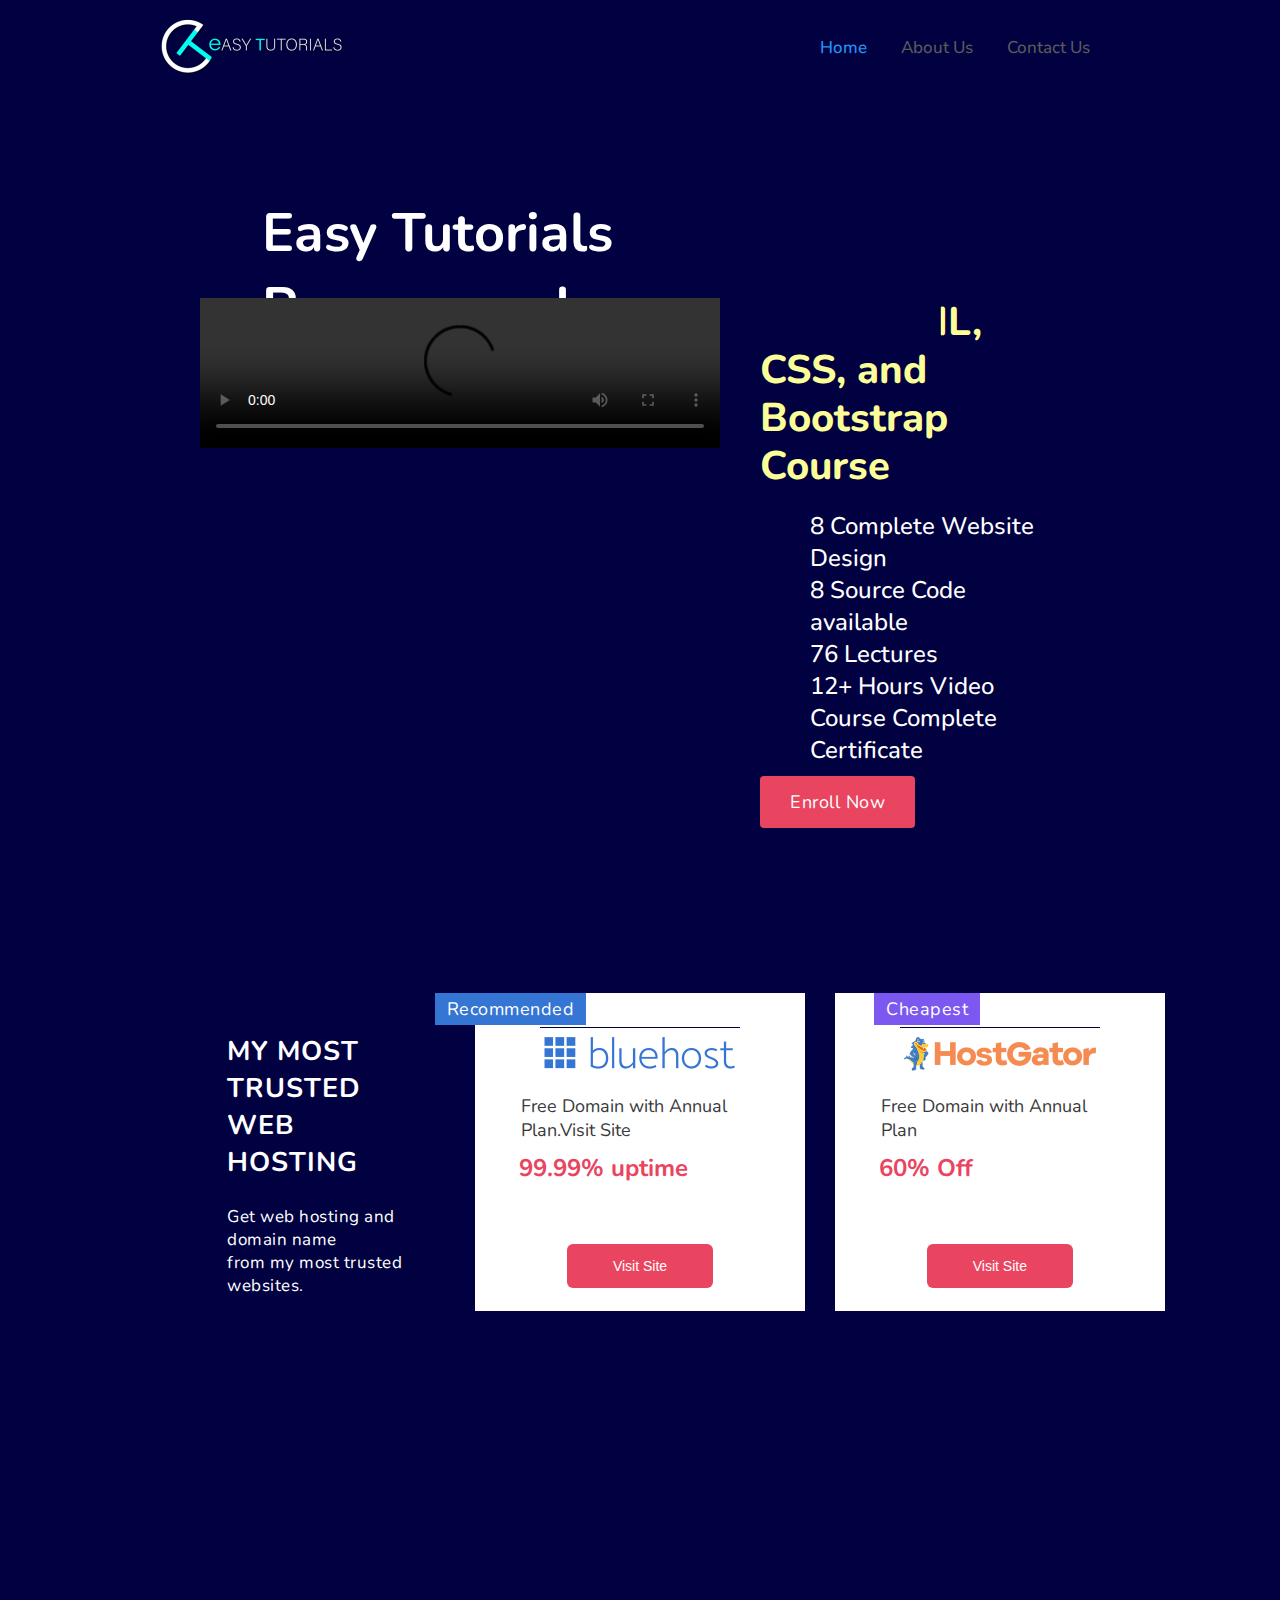
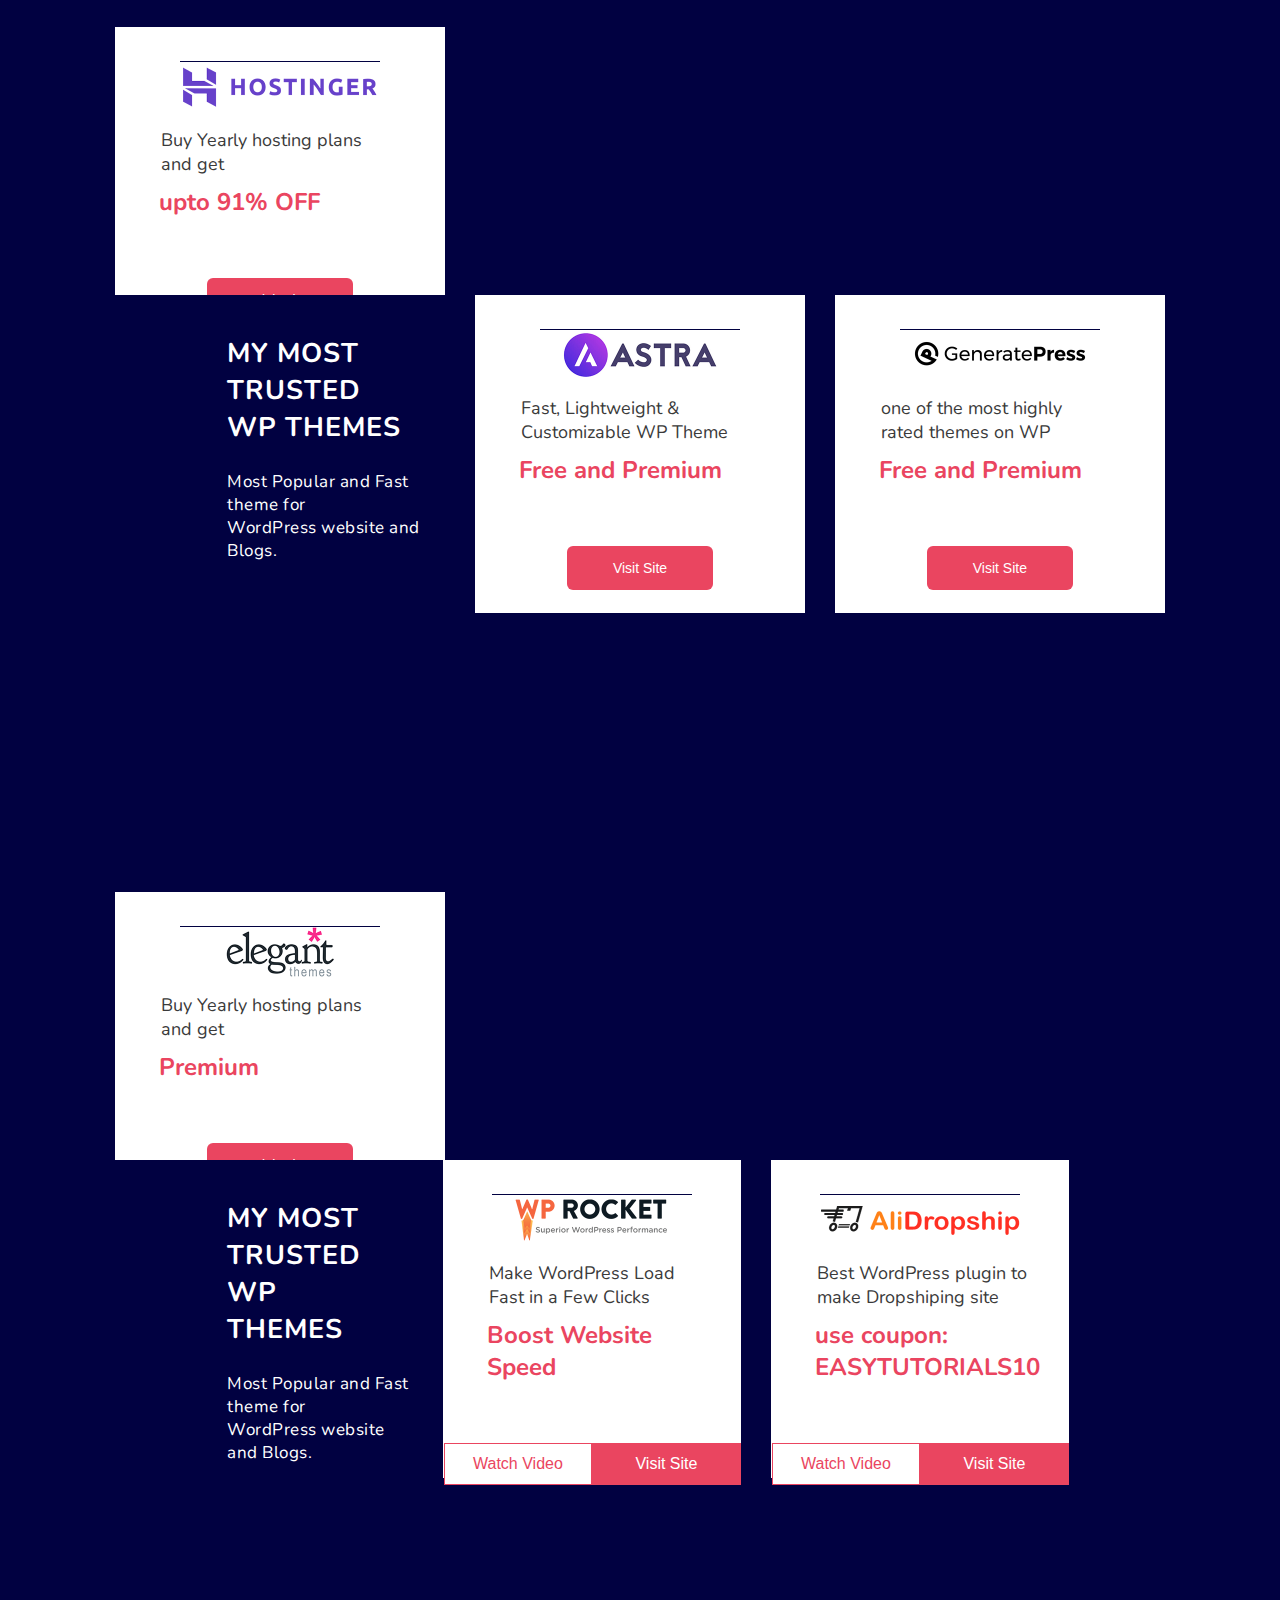
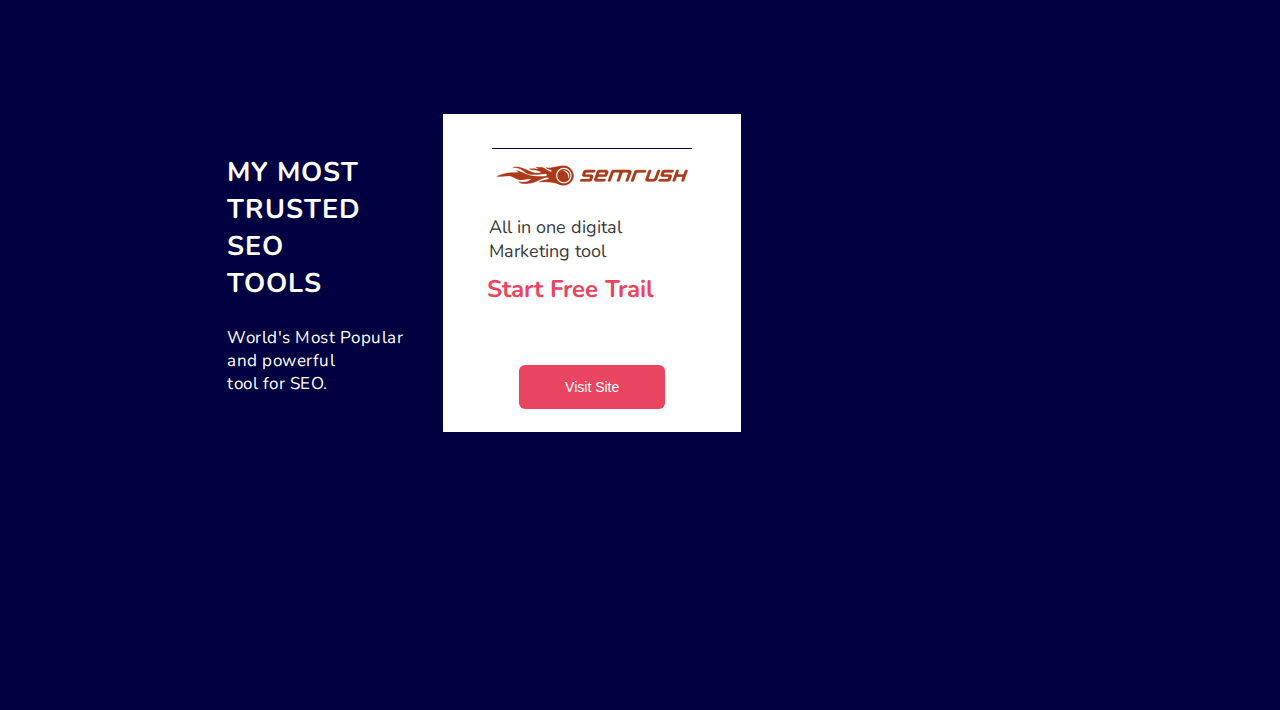
<file: easy_tutorial/index.html>
<html>
  <head>
    <title>Easy Tutorial</title>
    <link href="style.css" rel="stylesheet">
    <link rel="preconnect" href="https://fonts.googleapis.com">
<link rel="preconnect" href="https://fonts.gstatic.com" crossorigin>
<link href="https://fonts.googleapis.com/css2?family=Nunito:ital,wght@0,200..1000;1,200..1000&display=swap" rel="stylesheet">
  </head>
  <body>
  
    <nav>
      <label class="logo">
        <img src="easy-tutorials-185x62.png" class="easy-tutorial-logo">
      </label>
      <ul>
        <li><a class="home" href="#">Home</a></li>
        <li><a  href="#">About Us</a></li>
        <li><a href="#">Contact Us</a></li>
      </ul>
    </nav>

    

      
        <div class="heading">
          <h1>Easy Tutorials Recommends</h1>
        </div>
        <div class="main-content">
          <div class="video-class">
            <video src="https://easytutorialspro.com/wp-content/uploads/2020/05/html-css-course-intro.mp4" width="520px" controls></video>
          </div>
          
          <div class="video-names">
            <h1 class="sub-heading">Best HTML, CSS, and Bootstrap Course</h1>

            <h2>8 Complete Website Design</h2>
            <h2>8 Source Code available</h2>
            <h2>76 Lectures</h2>
            <h2>12+ Hours Video</h2>
            <h2>Course Complete Certificate</h2>
            <button class="enroll-button">Enroll Now</button>
          </div>
          </div>

          <div class="container">
            <div class="box-container">
              <div class="web-hosting">
                <h1>My Most Trusted <br>Web Hosting</h1>
                <p>Get web hosting and domain name <br>from my most trusted websites.</p>
              </div>
              <div class="box">
                <img src="bluehost.png">
                <p>Free Domain with Annual<br>Plan.Visit Site</p>
                <h2>99.99% uptime</h2>
                <button class="button">Visit Site</button>
              </div>
              <div class="box">
                <img src="hostgator.png">
                <p>Free Domain with Annual<br>Plan</p>
                <h2>60% Off</h2>
                <button class="button">Visit Site</button>
              </div>
              <div class="box">
                <img src="hostinger.png">
                <p>Buy Yearly hosting plans <br>and get</p>
                <h2>upto 91% OFF</h2>
                <button class="button">Visit Site</button>
              </div>
              <div class="recommend">
                Recommended
              </div>
              <div class="cheap">
                Cheapest
            </div>
      
             
      
            </div>
            
          </div>
      
            
          <div class="container">
            <div class="box-container">
              <div class="web-hosting">
                <h1>My Most Trusted <br>WP Themes</h1>
                <p>Most Popular and Fast theme for<br> WordPress website and Blogs.</p>
              </div>
              <div class="box">
                <img src="astra-wp-theme.png">
                <p>Fast, Lightweight & Customizable WP Theme</p>
                <h2>Free and Premium</h2>
                <button class="button">Visit Site</button>
              </div>
              <div class="box">
                <img src="generatepress-wp-theme.png">
                <p>one of the most highly <br>rated themes on WP</p>
                <h2>Free and Premium</h2>
                <button class="button">Visit Site</button>
              </div>
              <div class="box">
                <img src="elegant-themes-min.png">
                <p>Buy Yearly hosting plans <br>and get</p>
                <h2>Premium</h2>
                <button class="button">Visit Site</button>
              </div>
              </div>
            
          </div>
          
          <div class="container">
            <div class="box-container-second">
              <div class="web-hosting">
                <h1>My Most Trusted <br>WP Themes</h1>
                <p>Most Popular and Fast theme for<br> WordPress website and Blogs.</p>
              </div>
              <div class="box">
                <img src="wprocket.png">
                <p>Make WordPress Load<br> Fast in a Few Clicks</p>
                <h2>Boost Website<br> Speed</h2>
                <div class="buttons">
                  <button class="watch-button">Watch Video</button>
                  <button class="visit-button">Visit Site</button>
                </div>
              </div>
              <div class="box">
                <img src="alidropship.png">
                <p>Best WordPress plugin to make Dropshiping site</p>
                <h2>use coupon: EASYTUTORIALS10</h2>
                <div class="buttons">
                  <button class="watch-button">Watch Video</button>
                  <button class="visit-button">Visit Site</button>
                </div>
              </div>
              
              </div>
            
          </div>
      
          <div class="container">
            <div class="box-container-second">
              <div class="web-hosting">
                <h1>My Most Trusted <br>SEO Tools</h1>
                <p>World's Most Popular and powerful <br> tool for SEO.</p>
              </div>
              <div class="box">
                <img src="semrush.png">
                <p>All in one digital<br> Marketing tool</p>
                <h2>Start Free Trail</h2>
                <button class="button">Visit Site</button>
              </div>
              
              
              </div>
            
          </div> 
            
        
      

      


  </body>
</html>
</file>
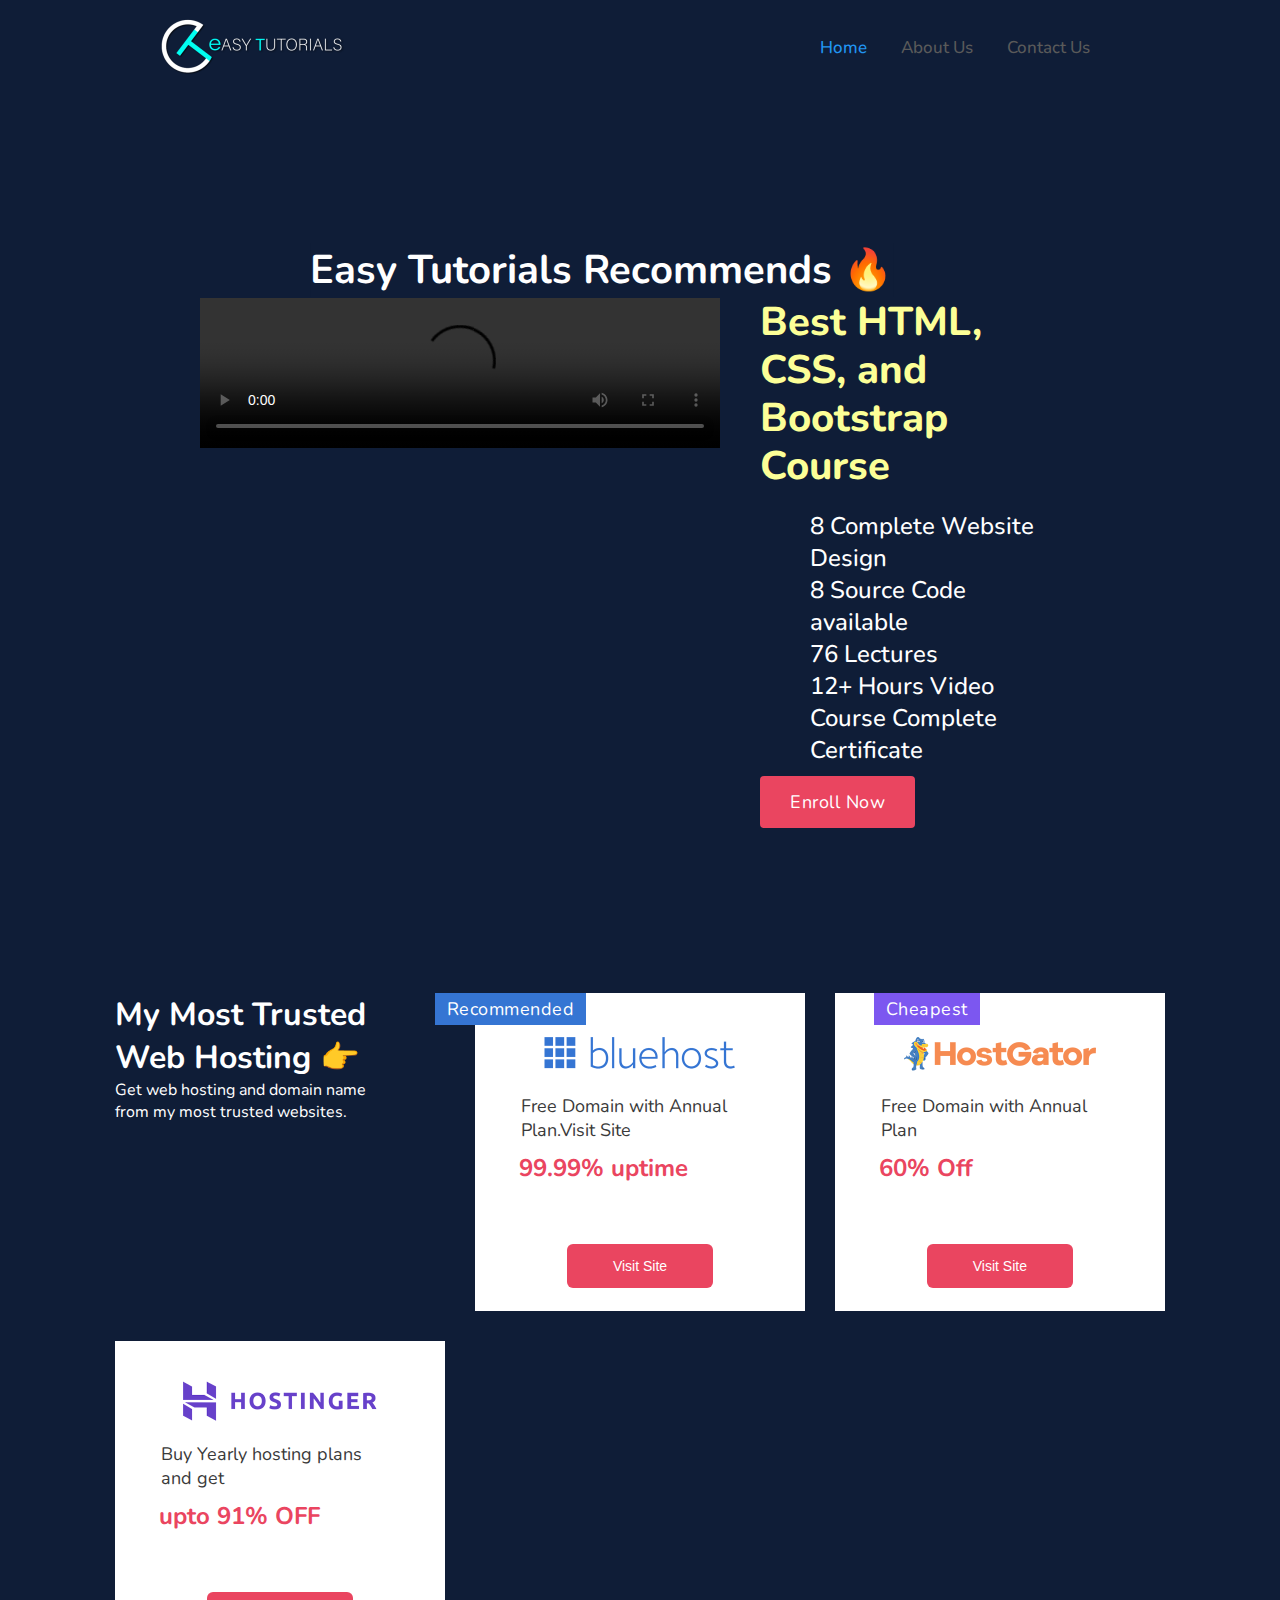
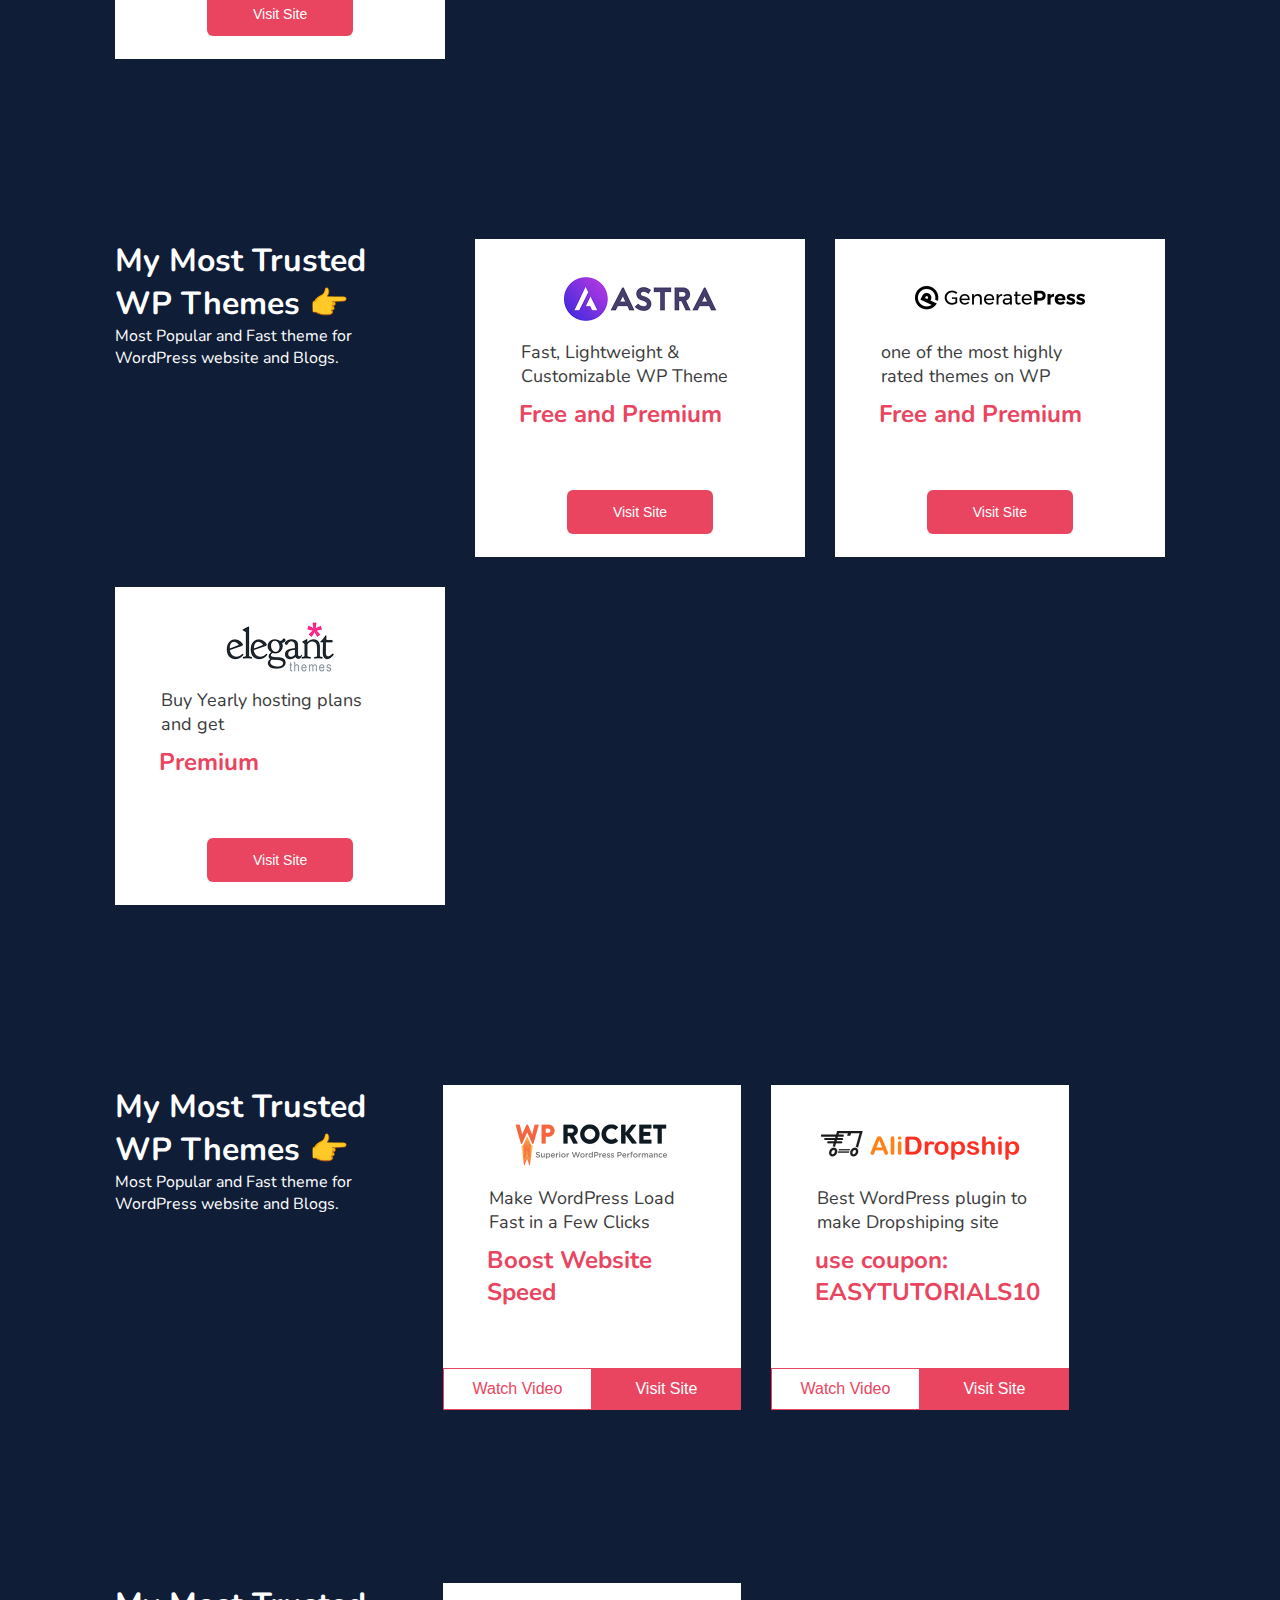
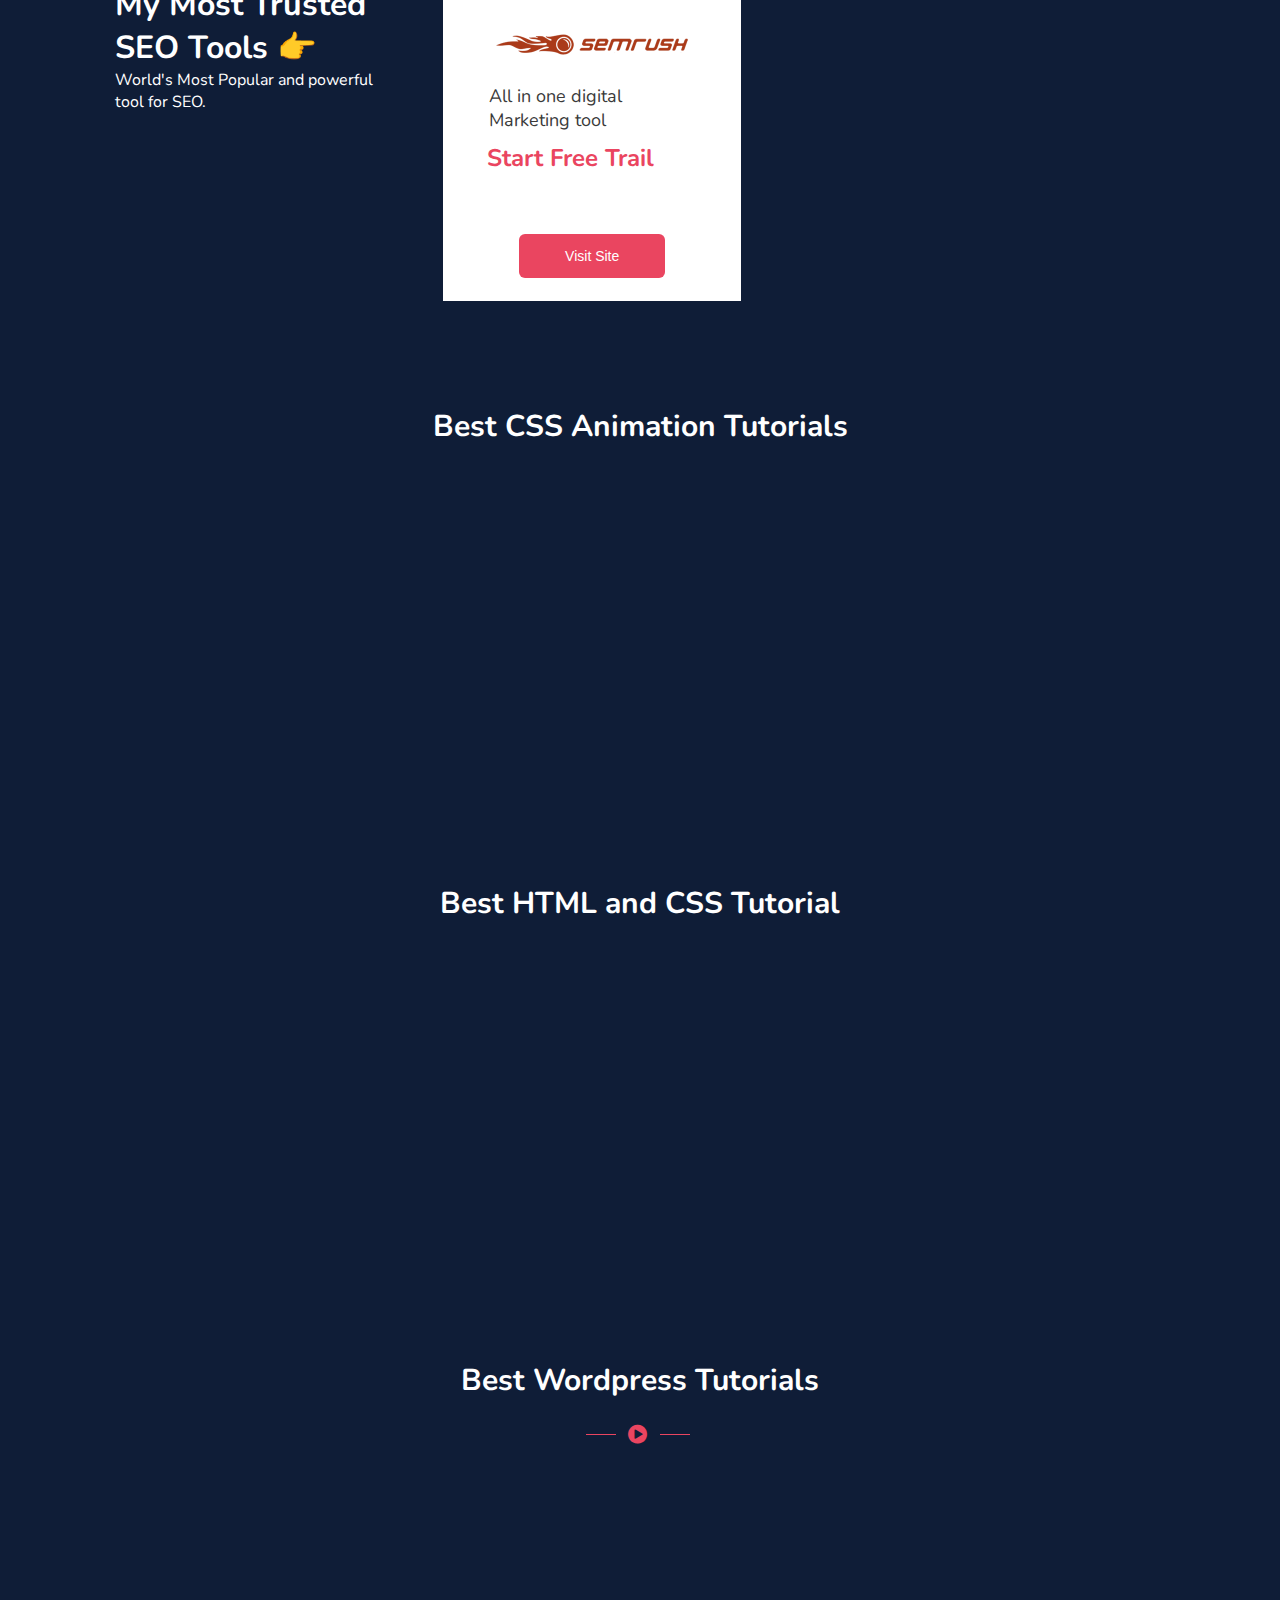
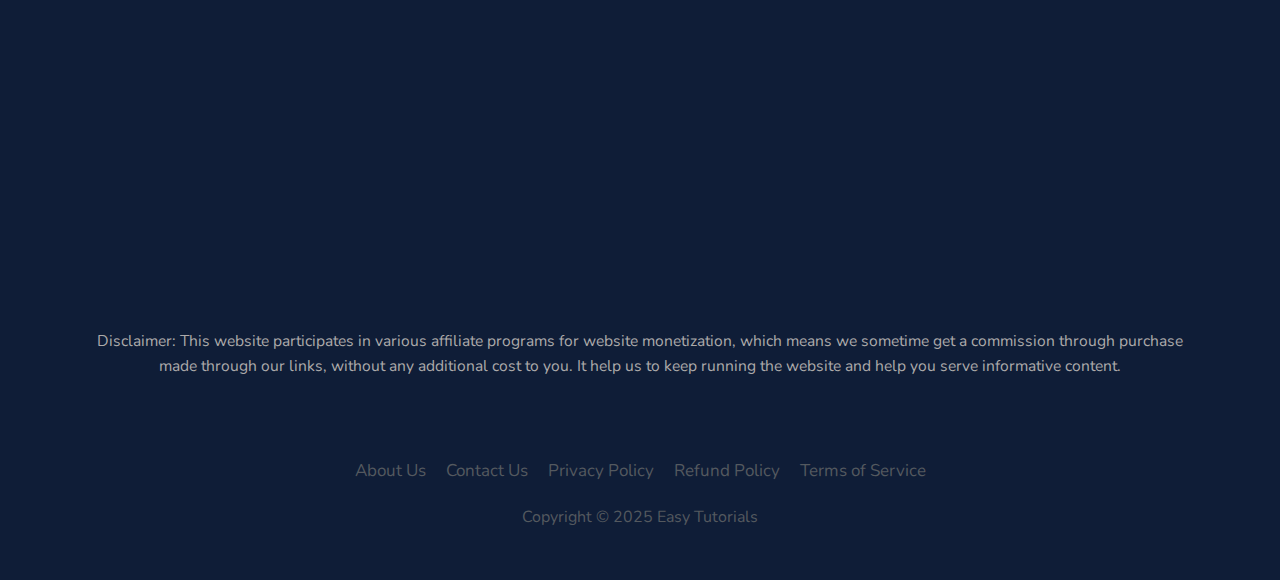
<file: easy_tutorial/demo.html>
<!DOCTYPE html>
<html>
  <head>
    <title>Demo</title>
    <link href="demo.css" rel="stylesheet">
    
    <meta name="viewport" content="width=device-width, initial-scale=1">
    <link rel="stylesheet" href="https://cdnjs.cloudflare.com/ajax/libs/font-awesome/4.7.0/css/font-awesome.min.css">
  
    
    <link rel="preconnect" href="https://fonts.googleapis.com">
   <link rel="preconnect" href="https://fonts.gstatic.com" crossorigin>
   <link href="https://fonts.googleapis.com/css2?family=Nunito:ital,wght@0,200..1000;1,200..1000&display=swap" rel="stylesheet">
   <link rel="shortcut icon" type="x-icon" href="easy tutorial_tab.png">
  </head>
  </head>
  <body>
    <nav>
      <label class="logo">
        <img src="easy-tutorials-185x62.png" class="easy-tutorial-logo">
      </label>
      <ul>
        <li><a class="home" href="#">Home</a></li>
        <li><a  href="#">About Us</a></li>
        <li><a href="#">Contact Us</a></li>
      </ul>
    </nav>
    
    <div class="heading">
      <h1>Easy Tutorials Recommends &#x1F525</h1>
    </div>
    <div class="main-content">
      <div class="video-class" >
        <video src="https://easytutorialspro.com/wp-content/uploads/2020/05/html-css-course-intro.mp4" width="520px" controls></video>
      </div>
      
      <div class="video-names">
        <h1 class="sub-heading">Best HTML, CSS, and Bootstrap Course</h1>

        <h2>8 Complete Website Design</h2>
        <h2>8 Source Code available</h2>
        <h2>76 Lectures</h2>
        <h2>12+ Hours Video</h2>
        <h2>Course Complete Certificate</h2>
        <button class="enroll-button">Enroll Now</button>
      </div>
      </div>


    

    <div class="container">
      <div class="box-container">
        <div class="web-hosting">
          <h1>My Most Trusted <br>Web Hosting &#128073</h1>
          <p>Get web hosting and domain name <br>from my most trusted websites.</p>
        </div>
        <div class="box">
          <img src="bluehost.png">
          <p>Free Domain with Annual<br>Plan.Visit Site</p>
          <h2>99.99% uptime</h2>
          <button class="button">Visit Site</button>
        </div>
        <div class="box">
          <img src="hostgator.png">
          <p>Free Domain with Annual<br>Plan</p>
          <h2>60% Off</h2>
          <button class="button">Visit Site</button>
        </div>
        <div class="box">
          <img src="hostinger.png">
          <p>Buy Yearly hosting plans <br>and get</p>
          <h2>upto 91% OFF</h2>
          <button class="button">Visit Site</button>
        </div>
        <div class="recommend">
          Recommended
        </div>
        <div class="cheap">
          Cheapest
      </div>

       

      </div>
      
    </div>




    <div class="container">
      <div class="box-container">
        <div class="web-hosting">
          <h1>My Most Trusted <br>WP Themes &#128073</h1>
          <p>Most Popular and Fast theme for<br> WordPress website and Blogs.</p>
        </div>
        <div class="box">
          <img src="astra-wp-theme.png">
          <p>Fast, Lightweight & Customizable WP Theme</p>
          <h2>Free and Premium</h2>
          <button class="button">Visit Site</button>
        </div>
        <div class="box">
          <img src="generatepress-wp-theme.png">
          <p>one of the most highly <br>rated themes on WP</p>
          <h2>Free and Premium</h2>
          <button class="button">Visit Site</button>
        </div>
        <div class="box">
          <img src="elegant-themes-min.png">
          <p>Buy Yearly hosting plans <br>and get</p>
          <h2>Premium</h2>
          <button class="button">Visit Site</button>
        </div>
        </div>
      
    </div>
    
    <div class="container">
      <div class="box-container-second">
        <div class="web-hosting">
          <h1>My Most Trusted <br>WP Themes &#128073</h1>
          <p>Most Popular and Fast theme for<br> WordPress website and Blogs.</p>
        </div>
        <div class="box">
          <img src="wprocket.png">
          <p>Make WordPress Load<br> Fast in a Few Clicks</p>
          <h2>Boost Website<br> Speed</h2>
          <div class="buttons">
            <button class="watch-button">Watch Video</button>
            <button class="visit-button">Visit Site</button>
          </div>
        </div>
        <div class="box">
          <img src="alidropship.png">
          <p>Best WordPress plugin to make Dropshiping site</p>
          <h2>use coupon: EASYTUTORIALS10</h2>
          <div class="buttons">
            <button class="watch-button">Watch Video</button>
            <button class="visit-button">Visit Site</button>
          </div>
        </div>
        
        </div>
      
    </div>

    <div class="container">
      <div class="box-container-second">
        <div class="web-hosting">
          <h1>My Most Trusted <br>SEO Tools &#128073</h1>
          <p>World's Most Popular and powerful <br> tool for SEO.</p>
        </div>
        <div class="box">
          <img src="semrush.png">
          <p>All in one digital<br> Marketing tool</p>
          <h2>Start Free Trail</h2>
          <button class="button">Visit Site</button>
        </div>
        
        
        </div>
      
    </div>

    <div class="animation-heading">
      Best CSS Animation Tutorials
      </div>
  

    <div class="youtube-container">
      <div class="youtube-container-box">
      <div class="youtube-video-first">
        <iframe width="532" height="298" src="https://www.youtube.com/embed/gW0dwO2JNmE?si=ZXTAkMxrHCWXFyWm" title="YouTube video player" frameborder="0" allow="accelerometer; autoplay; clipboard-write; encrypted-media; gyroscope; picture-in-picture; web-share" referrerpolicy="strict-origin-when-cross-origin" allowfullscreen></iframe>
      </div>
      <div class="youtube-video-second">
        <iframe width="532" height="298" src="https://www.youtube.com/embed/DE5Gqk0AVdA?si=Ay-avo7Enj62_MYL" 
        title="YouTube video player" frameborder="0" allow="accelerometer; autoplay; clipboard-write; encrypted-media; gyroscope; picture-in-picture; web-share" referrerpolicy="strict-origin-when-cross-origin" allowfullscreen></iframe>
      </div>
    </div>
    </div>
   
    <div class="animation-heading">
      Best HTML and CSS Tutorial
    </div> 
   
    <div class="youtube-container">
      <div class="youtube-container-box">
      <div class="youtube-video-first">
        <iframe width="532" height="298" src="https://www.youtube.com/embed/zmun7JzWGPE?si=lB-8EsDeklJY9Lus" title="YouTube video player" frameborder="0" allow="accelerometer; autoplay; clipboard-write; encrypted-media; gyroscope; picture-in-picture; web-share" referrerpolicy="strict-origin-when-cross-origin" allowfullscreen></iframe>
      </div>
      <div class="youtube-video-second">
        <iframe width="532" height="298" src="https://www.youtube.com/embed/v0IgI8vYD_o?si=xxkcQHGLwgaWoZmT" title="YouTube video player" frameborder="0" allow="accelerometer; autoplay; clipboard-write; encrypted-media; gyroscope; picture-in-picture; web-share" referrerpolicy="strict-origin-when-cross-origin" allowfullscreen></iframe>
      </div>
    </div>
    </div>



    <div class="animation-heading">
      Best Wordpress Tutorials
    </div>

   <div class="dividor">
    <i style="font-size:22px;color: #EA4560;  " class="fa">&#xf144;</i>
   </div>
    
   

    <div class="youtube-container">
      <div class="youtube-container-box">
      <div class="youtube-video-first">
        <iframe width="532" height="298" src="https://www.youtube.com/embed/wwSDxSjezag?si=JSDjdFqq2N6Sao3u" title="YouTube video player" frameborder="0" allow="accelerometer; autoplay; clipboard-write; encrypted-media; gyroscope; picture-in-picture; web-share" referrerpolicy="strict-origin-when-cross-origin" allowfullscreen></iframe>
      </div>
      <div class="youtube-video-second">
        <iframe width="532" height="298" src="https://www.youtube.com/embed/ol0hC0ErOh8?si=RzBifLpp7BH6zJCW" title="YouTube video player" frameborder="0" allow="accelerometer; autoplay; clipboard-write; encrypted-media; gyroscope; picture-in-picture; web-share" referrerpolicy="strict-origin-when-cross-origin" allowfullscreen></iframe>
      </div>
    </div>
    </div>
    
    <div class="Disclaimer">
      Disclaimer: This website participates in various affiliate programs for website monetization, which means we sometime get a commission through purchase<br> made through our links, without any additional cost to you. It help us to keep running the website and help you serve informative content.
    </div>

    <footer>
      <div class="footer-container">
        <div class="footer-nav">
          <ul>
            <li><a href="">About Us</a></li>
            <li><a href="">Contact Us</a></li>
            <li><a href="">Privacy Policy</a></li>
            <li><a href="">Refund Policy</a></li>
            <li><a href="">Terms of Service</a></li>
          </ul>
        </div>
        
      </div>
      <div class="footer-bottom">
        <p>Copyright © 2025 Easy Tutorials</p>

      </div>
    </footer>

  </body>
</html>
</file>
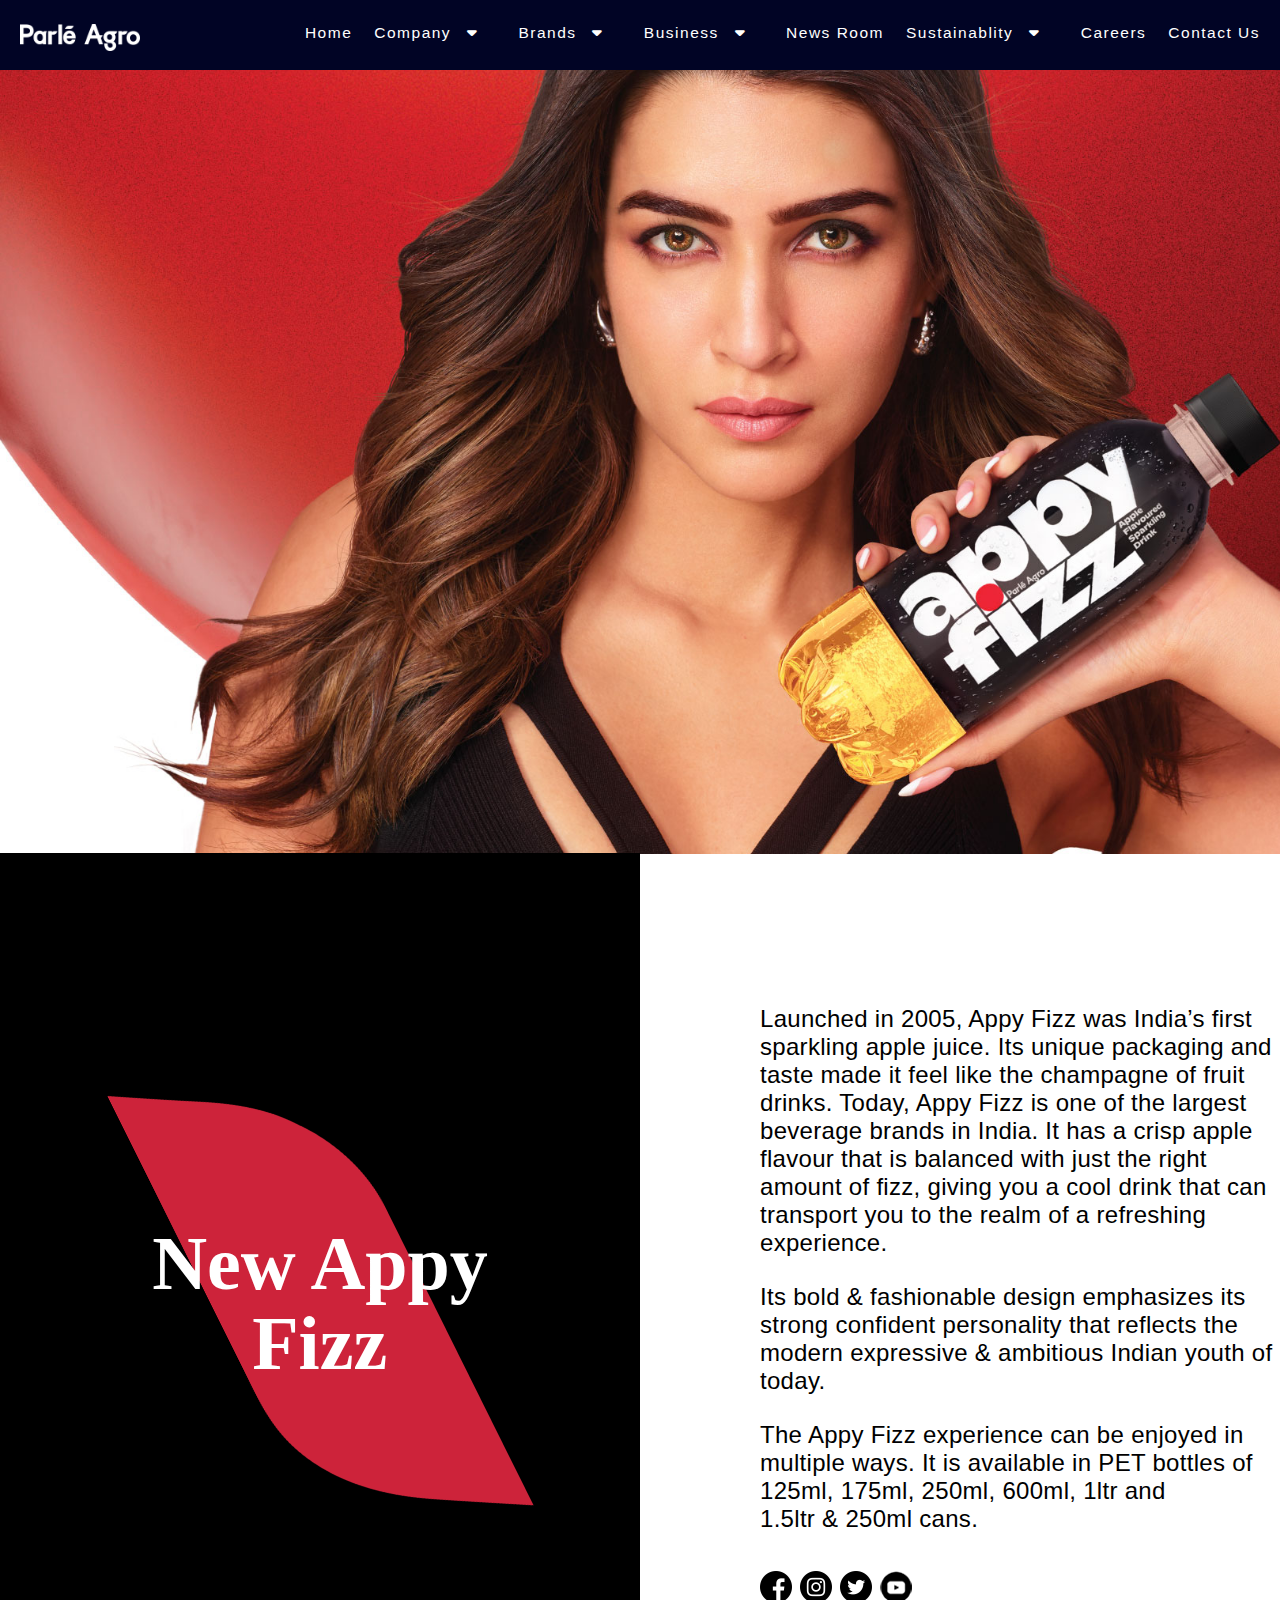
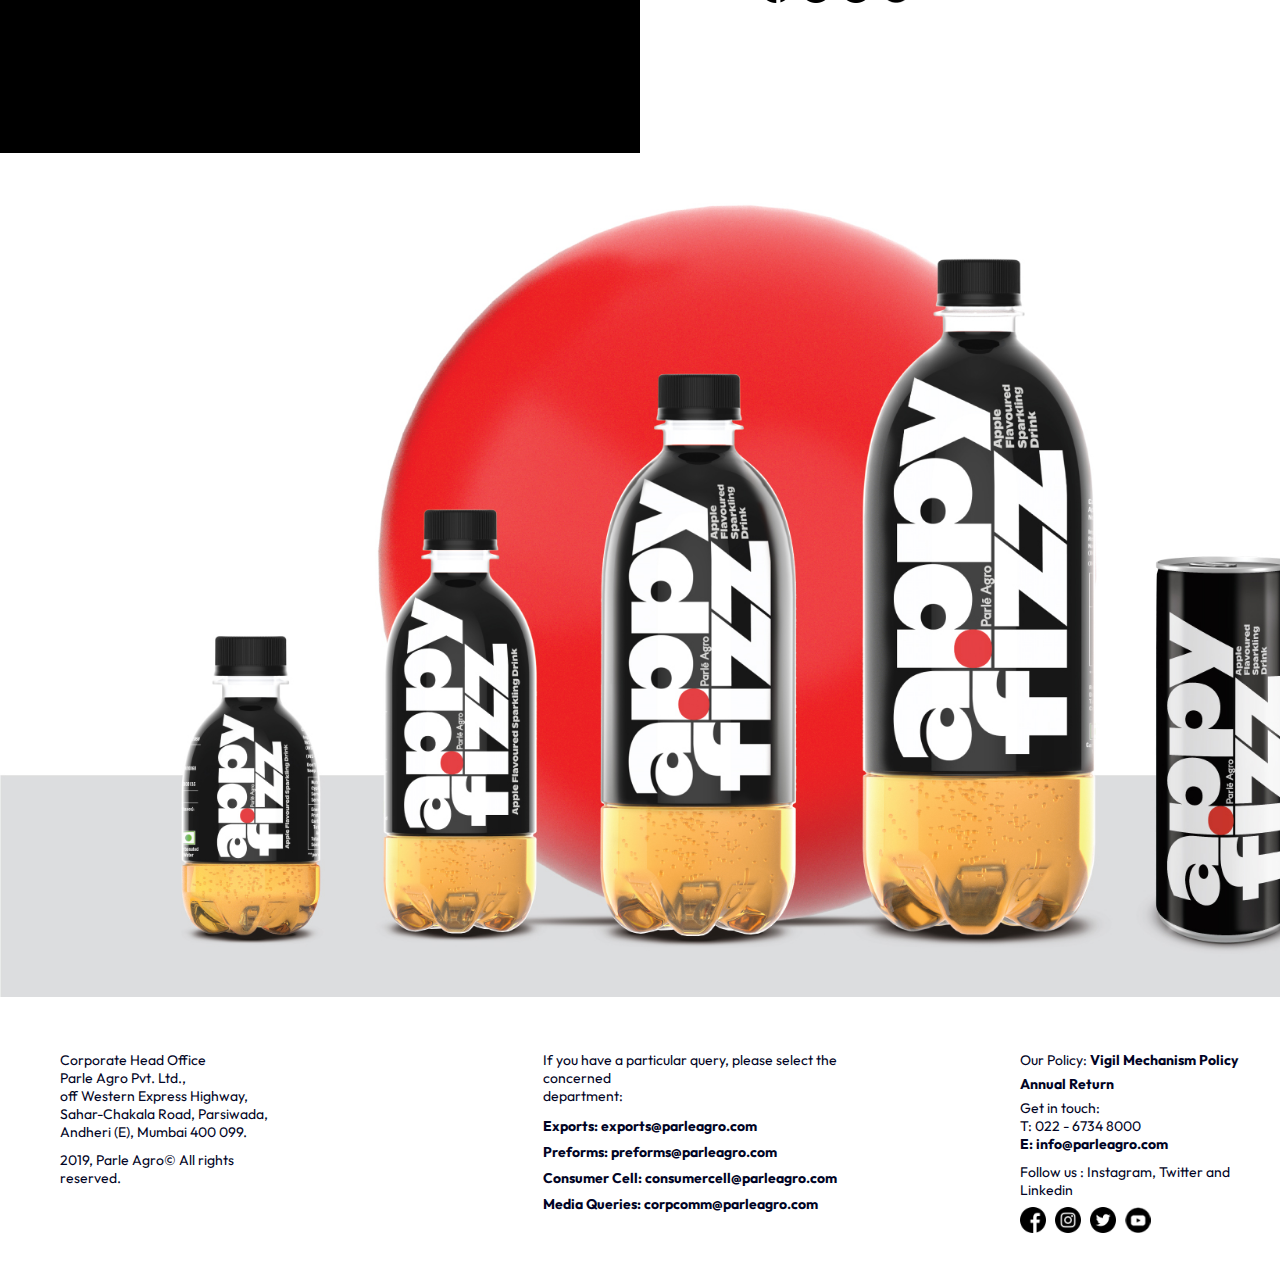
<file: background/Appifizz/appifizz.html>
<!DOCTYPE html>
<head>
  <meta charset="UTF-8">
  <meta name="viewport" content="width=device-width, initial-scale=1.0">
<title>Appy Fizz</title>
<link href="general.css"  rel="stylesheet">
<link rel="stylesheet" href="https://cdnjs.cloudflare.com/ajax/libs/font-awesome/6.7.2/css/all.min.css" integrity="sha512-Evv84Mr4kqVGRNSgIGL/F/aIDqQb7xQ2vcrdIwxfjThSH8CSR7PBEakCr51Ck+w+/U6swU2Im1vVX0SVk9ABhg==" crossorigin="anonymous" referrerpolicy="no-referrer" />
<link rel="preconnect" href="https://fonts.googleapis.com">
<link rel="preconnect" href="https://fonts.gstatic.com" crossorigin>
<link rel="preconnect" href="https://fonts.googleapis.com">
<link rel="preconnect" href="https://fonts.gstatic.com" crossorigin>
<link rel="preconnect" href="https://fonts.googleapis.com">
<link rel="preconnect" href="https://fonts.gstatic.com" crossorigin>
<link rel="preconnect" href="https://fonts.googleapis.com">
<link rel="preconnect" href="https://fonts.gstatic.com" crossorigin>
<link rel="preconnect" href="https://fonts.googleapis.com">
<link rel="preconnect" href="https://fonts.gstatic.com" crossorigin>
<link rel="preconnect" href="https://fonts.googleapis.com">
<link rel="preconnect" href="https://fonts.gstatic.com" crossorigin>
<link href="https://fonts.googleapis.com/css2?family=Outfit:wght@100..900&display=swap" rel="stylesheet">
<link href="https://fonts.googleapis.com/css2?family=Fira+Sans:ital,wght@0,100;0,200;0,300;0,400;0,500;0,600;0,700;0,800;0,900;1,100;1,200;1,300;1,400;1,500;1,600;1,700;1,800;1,900&family=Fjalla+One&family=Open+Sans:ital,wght@0,300..800;1,300..800&family=Poppins:ital,wght@0,100;0,200;0,300;0,400;0,500;0,600;0,700;0,800;0,900;1,100;1,200;1,300;1,400;1,500;1,600;1,700;1,800;1,900&family=Roboto:ital,wght@0,100;0,300;0,400;0,500;0,700;0,900;1,100;1,300;1,400;1,500;1,700;1,900&display=swap" rel="stylesheet">
<link href="https://fonts.googleapis.com/css2?family=Fira+Sans:ital,wght@0,100;0,200;0,300;0,400;0,500;0,600;0,700;0,800;0,900;1,100;1,200;1,300;1,400;1,500;1,600;1,700;1,800;1,900&family=Open+Sans:ital,wght@0,300..800;1,300..800&family=Poppins:ital,wght@0,100;0,200;0,300;0,400;0,500;0,600;0,700;0,800;0,900;1,100;1,200;1,300;1,400;1,500;1,600;1,700;1,800;1,900&family=Roboto:ital,wght@0,100;0,300;0,400;0,500;0,700;0,900;1,100;1,300;1,400;1,500;1,700;1,900&display=swap" rel="stylesheet">
<link href="https://fonts.googleapis.com/css2?family=Open+Sans:ital,wght@0,300..800;1,300..800&family=Poppins:ital,wght@0,100;0,200;0,300;0,400;0,500;0,600;0,700;0,800;0,900;1,100;1,200;1,300;1,400;1,500;1,600;1,700;1,800;1,900&family=Roboto:ital,wght@0,100;0,300;0,400;0,500;0,700;0,900;1,100;1,300;1,400;1,500;1,700;1,900&display=swap" rel="stylesheet">
<link href="https://fonts.googleapis.com/css?family=Encode+Sans+Semi+Expanded:100,200,300,400,500,600,700,800,900" rel="stylesheet">
<link rel="shortcut icon" type="image/x-icon" href="https://www.parleagro.com/dist/img/favicon.ico" />
</head>
<body>

  <header>
    <nav class="container">
      <div class="logo"> 
        <img src="appyfizz.png" class="logo-image">
        
      </div>
      <div class="options">
        <ul class="dropdown">
          <a href="https://www.parleagro.com">
            <li class="home-icon">Home  </li>
           </a>
          <a href="Company">
            <li>Company
              <i class="fas fa-caret-down"></i>
            </li>
          </a>
          <a href="Brands">
            <li>Brands
              <i class="fas fa-caret-down"></i>
            </li>
          </a>
          <a href="business">
            <li>Business
              <i class="fas fa-caret-down"></i>
            </li>
          </a>
          <a href="New Room Sustainablity">
            <li class="news-room-icon">News Room 
              </li>
          </a>
          <a href="New Room Sustainablity">
            <li> Sustainablity
              <i class="fas fa-caret-down"></i>
            </li>
          </a>
          <a href="Careers">
            <li class="careers-icon">Careers</li>
          </a>
          <a href="Conatct us">
            <li>Contact Us</li>
          </a>
        </ul>
      </div>
        
      </nav>
  </header>

    <div class="banner">
      <img class="banner-image" src="krithika.jpg" >
    </div>
 
   <div class="row">
    <div class="content">
      <div class="new-appy-fizz">
       <img class="appifizz-icon" src="appifiz_redmage.png">
      </div>
      <div class="main-text">
        <h1>New Appy<br><span class="fizz"> Fizz</span></h1>
      </div>
       </div>
  
       <div class="about">
        <p>Launched in 2005, Appy Fizz was India’s first <br> sparkling apple juice. Its unique packaging and <br>taste made it feel like the champagne of fruit<br> drinks. Today, Appy Fizz is one of the largest<br> beverage brands in India. It has a crisp apple<br> flavour that is balanced with just the right<br> amount of fizz, giving you a cool drink that can<br> transport you to the realm of a refreshing <br>experience.</p>
       <p>Its bold & fashionable design emphasizes its<br> strong confident personality that reflects the <br> modern expressive & ambitious Indian youth of <br>today.</p>
      <p>The Appy Fizz experience can be enjoyed in<br> multiple ways. It is available in PET bottles of <br>125ml, 175ml, 250ml, 600ml, 1ltr and <br>1.5ltr & 250ml cans.</p>
      <p>
        <img src="fb.png">
        <img src="insta.png">
        <img src="twitter.png">
        <img src="youtube.png">
      </p>
    </div>
   
    
   </div>
   <div class="ad-image">
    <img class="bottle-image" src="APPY-FIZZ_Social-Media_Range_2023.jpg">
  </div>

    <footer class="footer">
      <div class="container">
        <div class="row">
          <div class="footer-col-first">
            <p>Corporate Head Office<br>
              Parle Agro Pvt. Ltd.,<br>
              off Western Express Highway,<br>
              Sahar-Chakala Road, Parsiwada,<br>
              Andheri (E), Mumbai 400 099.</p>
              <p class="year">2019, Parle Agro© All rights reserved.</p>
          </div>
          <div class="footer-col-second">
            <p>
              If you have a particular query, please select the concerned<br> department:<br>

              <p class="contacts">
                <span class="mail-id">
                  Exports: exports@parleagro.com<br>

              Preforms: preforms@parleagro.com<br>

              Consumer Cell: consumercell@parleagro.com<br>

              Media Queries: corpcomm@parleagro.com<br>
                </span>
              </p>
            </p>
          </div>
          <div class="footer-col-third">
            <p>Our Policy: <span style="font-weight: bold;">Vigil Mechanism Policy</span></p>
            <p><span class="annual-return">Annual Return</span></p>
            <p>Get in touch:<br>
              T: 022 - 6734 8000<br>
              <span style="font-weight: bold;">E: info@parleagro.com</span></p>
              <p class="social-media">Follow us : Instagram, Twitter and Linkedin</p>
              <br>
              <div class="social-media-icons">
              <img src="fb.png">
              <img src="insta.png">
              <img src="twitter.png">
              <img src="youtube.png">
              </div>
              
          </div>
        </div>

      </div>
    </footer>
    
</body>
</file>
<file: easy_tutorial/style.css>
*{
  padding: 0;
  margin: 0;
  box-sizing: border-box;
  text-decoration: none;
  outline: none;
  border: none;
  background-color: rgb(1, 1, 65);
  transition: .2s linear;
  
  }
body{
  font-family: Nunito;
  
}

.easy-tutorial-logo{
  padding-left: 160px;
  padding-top: 16px;
  width: 345px;
}
nav ul{
  float: right;
  margin-right: 160px;
  margin-top: -2px;
}
nav ul li{
  display: inline-block;
  line-height: 100px;
  margin-right: 30px;
  font-size: 17px;
 
}

nav ul li a{
  color: rgb(90, 90, 90);
  font-weight: 500;
}
nav ul li a:hover{
  color:  #2196f3;
  transition: color 0.15s;
}

.home{
  color: #2196f3;
}
.heading{
  color: white;
  font-size: 27px;
  position:absolute;
  top: 30%;
  left: 47%;
  transform: translate(-50%,-50%);
  
  }
.main-content{
  display: flex;
  column-gap: 40px;
  justify-content: space-between;
  width: 82%;
  margin-bottom: 150px;
}
.video-names{
  margin-top: 200px;
  
}
.sub-heading{
  font-size: 40px;
  font-weight: 760;
  color: #FCFF97;
  line-height: 48px;
  margin-bottom: 20px;
}

  
.video-names h2{
  color: white;
  margin-left: 50px;
  font-size: 24px;
  font-weight: 500;

}
.video-class{
  margin-top: 200px;
  margin-left: 200px;
}
.enroll-button{
  margin-top: 10px;
  background-color: #EA4560;
  border: none;
  padding: 14px 30px;
  color: white;
  font-size: 18px;
  letter-spacing: 0.5px;
  font-family: Nunito;
  border-radius: 4px;
}
.web-hosting{
  margin-left: 112px;
  margin-bottom: 300px;
  
  
}
.web-hosting h1{
  color: white;
  text-transform:uppercase;
  margin-bottom: 20px;
  letter-spacing: 1px;
  font-size:27px;
  margin-right: 40px;
  
}
.web-hosting p{
  color: white;
  font-family: Nunito;
  font-size: 18px;
}

.pages{
  display: flex;
  column-gap: 40px;
  justify-content: space-between;
  width: 90%;
  
}



.web-hosting{
  margin-top: 40px;
  color: white;
  
}
.web-hosting p{
  margin-top: 24px;
  font-size: 17px;
  letter-spacing: 0.5px;
}

.container{
 
  padding: 15px 9%;
  margin-bottom: -80px;
  }

.container .box-container{
  position: relative;
  display: grid;
  grid-template-columns: repeat(auto-fit,minmax(270px,1fr));
  gap: 30px;
  
  
}
.container .box-container-second{
  position: relative;
  display: grid;
  grid-template-columns: 298px 298px 298px;
  
  gap: 30px; 
}

.recommend{
  position: absolute;
  background-color: #3575D3;;
  left: 319.5px;
  padding: 4px 12px;
  color: white;
  font-size: 18px;
  letter-spacing: 0.5px;

}
.cheap{
  position: absolute;
  background-color: #7C57F0;
  color: white;
  right: 184.5px;
  font-size: 18px;
  letter-spacing: 0.5px;
  padding: 4px 12px;
}
.container  .box img{
  mix-blend-mode: multiply;
   width: 200px;
   display: block;
   margin: auto;
   padding-top: 1px;
   
}
.container  .box{
  background: white;
  height: 318px;
  
  text-align: left;
  
  padding: 34px 20px;

}
.container  .box p{
  margin-top: 16px;
  color: #3a3a3a;
  font-size: 18px;
  margin-bottom: 10px;
  line-height: 24px;
  margin-left: 26px;
  background-color: white;
}
.container  .box h2{
  color: #EA4560;
  font-size: 24px;
  margin-bottom: 60px;
  margin-left: 24px;
  background-color: white;

}
.container  .box .button{
  background-color: #EA4560;
  border: none;
  padding: 14px 46px;
  color: white;
  font-size: 14px;
  border-radius: 6px;
  display: block;
  margin: auto;
  text-align: right;
}
.container .buttons{
  display: grid;
  grid-template-columns: 148.5px 148.5px;
  margin-left: -19.5px;
  
  
}
.container .buttons .watch-button,
.container .buttons .visit-button{
  padding-top: 11px;
  padding-bottom: 11px;
  
}
.watch-button{
  border: 2px #EA4560;
  background-color: white;
  color: #EA4560;
  font-size: 16px;
  border: 1px solid #EA4560;

}
.visit-button{
  background-color: #EA4560;
  color: white;
  font-size: 16px;
}
</file>
<file: easy_tutorial/demo.css>
* ,*::after,*::before{
    padding: 0;
    margin: 0;
    box-sizing: border-box;
    text-decoration: none;
    outline: none;
    border: none;
    background-color:#0f1d37;
    transition: .2s linear;

  }

  body{
    font-family: Nunito;
    
  }
  
  .easy-tutorial-logo{
    padding-left: 160px;
    padding-top: 16px;
    width: 345px;
  }
  nav ul{
    float: right;
    margin-right: 160px;
    margin-top: -2px;
  }
  nav ul li{
    display: inline-block;
    line-height: 100px;
    margin-right: 30px;
    font-size: 17px;
   
  }
  
  nav ul li a{
    color: rgb(90, 90, 90);
    font-weight: 500;
  }
  nav ul li a:hover{
    color:  #2196f3;
    transition: color 0.15s;
  }
  
  .home{
    color: #2196f3;
  }
  .heading{
    color: white;
    font-size: 20px;
    position:absolute;
    top: 30%;
    left: 47%;
    transform: translate(-50%,-50%);
    }

    .main-content{
      display: flex;
      column-gap: 40px;
      justify-content: space-between;
      width: 82%;
      margin-bottom: 150px;
    }
    .video-names{
      margin-top: 200px;
      
    }
    .sub-heading{
      font-size: 40px;
      font-weight: 760;
      color: #FCFF97;
      line-height: 48px;
      margin-bottom: 20px;
    }
    .video-names h2{
      color: white;
      margin-left: 50px;
      font-size: 24px;
      font-weight: 500;
    
    }
    .video-class{
      margin-top: 200px;
      margin-left: 200px;
    }
    .enroll-button{
      margin-top: 10px;
      background-color: #EA4560;
      border: none;
      padding: 14px 30px;
      color: white;
      font-size: 18px;
      letter-spacing: 0.5px;
      font-family: Nunito;
      border-radius: 4px;
    }



  .container{
   
    padding: 15px 9%;
    margin-bottom: 150px;
    }

  .container .box-container{
    position: relative;
    display: grid;
    grid-template-columns: repeat(auto-fit,minmax(270px,1fr));
    gap: 30px;
    
    
  }
  .container .web-hosting{
   color: white;
  }
  .container .box-container-second{
    position: relative;
    display: grid;
    grid-template-columns: 298px 298px 298px;
    
    gap: 30px; 
  }
  
  .recommend{
    position: absolute;
    background-color: #3575D3;;
    left: 319.5px;
    padding: 4px 12px;
    color: white;
    font-size: 18px;
    letter-spacing: 0.5px;
  
  }
  .cheap{
    position: absolute;
    background-color: #7C57F0;
    color: white;
    right: 185px;
    font-size: 18px;
    letter-spacing: 0.5px;
    padding: 4px 12px;
  }
  .container  .box img{
    mix-blend-mode: multiply;
     width: 200px;
     display: block;
     margin: auto;
     padding-top: 1px;
     background-color: white;
     
  }
  .container  .box{
    background: white;
    height: 318px;
    
    text-align: left;
    
    padding: 34px 20px;

  }
  .container  .box p{
    margin-top: 16px;
    color: #3a3a3a;
    font-size: 18px;
    margin-bottom: 10px;
    line-height: 24px;
    margin-left: 26px;
    background-color: white;
  }
  .container  .box h2{
    color: #EA4560;
    font-size: 24px;
    margin-bottom: 60px;
    margin-left: 24px;
    background-color: white;

  }
  .container  .box .button{
    background-color: #EA4560;
    border: none;
    padding: 14px 46px;
    color: white;
    font-size: 14px;
    border-radius: 6px;
    display: block;
    margin: auto;
    text-align: right;
  }
  .container .buttons{
    display: grid;
    grid-template-columns: 148.5px 148.5px;
    margin-left: -19.5px;
    
    
  }
  .container .buttons .watch-button,
  .container .buttons .visit-button{
    padding-top: 11px;
    padding-bottom: 11px;
    
  }
  .watch-button{
    border: 2px #EA4560;
    background-color: white;
    color: #EA4560;
    font-size: 16px;
    border: 1px solid #EA4560;
    margin-left: -1px;
    

  }
  .visit-button{
    background-color: #EA4560;
    color: white;
    font-size: 16px;
  }
   
  .animation-heading{
    color: white;
    font-size: 30px;
    font-weight: 700;
    text-align: center;
    margin-bottom: 22px;
    margin-top: -60px;
  }
    
  .youtube-container{
    padding: 15px 16%;
    margin-bottom: 140px;
  }
  .youtube-container-box{
    display: grid;
    grid-template-columns: repeat(auto-fit,minmax(270px,1fr));
    gap: 110px;
  }

  .Disclaimer{
    color: rgb(172, 170, 170);
    font-size: 15.6px;
    font-family: Nunito;
    text-align: center;
    line-height: 25px;
    margin-top: -20px;
    margin-bottom: 80px;
  }
    
  .footer-container{
    width: 100%;
    
  }
  .footer-nav ul{
    display: flex;
    justify-content: center;
    list-style-type: none;
  }
  .footer-nav ul li a{
    color:#54595F;
    margin: 10px;
    text-decoration: none;
    font-size: 17px;
   ;
   transition: color 0.5s;
   font-family: Nunito;
 

  }
  .footer-nav ul li a:hover{
    color: rgb(68, 68, 68);
  }
  .footer-bottom{
   
    text-align: center;
  }
  .footer-bottom p{
    color: #54595F;
    font-family: Nunito;
    font-size: 16px;
    margin-top: 24px;
    margin-bottom: 52px;
  }
  .dividor{
   
    display: flex;
    align-items: center;
    justify-content: center;
    margin-bottom: 30px;
  }
  .dividor i{
    display: grid;
    grid-template-columns: repeat(3, 1fr);
    align-items: center;
    gap: 12px;
    
  }
  .dividor i::after,
  .dividor i::before{
    content: "";
    height: 0.8px;
    width: 30px;
    background-color: #EA4560;
    display: block;
    margin-left: -5px;
   
  }
</file>
<file: background/Appifizz/general.css>
*{
  margin: 0;
  padding: 0;
}
body{
  scroll-behavior: smooth;
}

header{
  background:#010425;
  position: fixed;
  width: 100%;
  z-index: 999;
}
nav{
  display: flex;
  justify-content: space-between;
  
}
.container{
  height: 70px;
}
a{
  color: white;
  text-decoration: none;
  
}
nav ul{
  display: flex;
  gap: 40px;
  list-style: none;
}
nav ul li{
  font-family:Fjalla One;
  font-size: 15.5px;
  padding-top: 24px;
  padding-bottom: 24px;
  font-family: merivaregular,Arial, Helvetica, sans-serif;
  transition: color 1s;
  letter-spacing: 1.5px;
  
}
.options{
  margin-right: 20px;

}
.home-icon{
  margin-right: -18px;
}
.news-room-icon{
  margin-right: -18px;
}
.careers-icon{
 margin-right: -18px;
}
.logo{
  margin-left: 20px;
  margin-top: 24px;
  
  
}
.logo-image{
  width: 120px;
  margin-bottom: 14px;
}
li:hover{
  color: red;
}
.fas{
  margin-left: 10px;
}
.sponsor{
  display: flex;
  
}
.banner{
 
  height:855px;
  width:1518px;
}
.banner img{
max-width: 100%;
 max-height: 100%;
 
}
.content{
  background-color: black;
  width: 50%;
  height: 900px;
  display: flex;
  justify-content: center;
  align-items: center;
  position: relative;
  margin-top: -2px;
  
}
.appifizz-icon{
  width: 200px;
 margin-top: -5px;
 transform: rotate(2.68rad);
 animation:rotate 3s linear infinite ;
  
  }
  @keyframes rotate{
    from{
      transfom :rotate(0deg)
    }
    to{
      transform: rotate(360deg);
    }
  }
.content img{
  max-width: 100%;
  max-height: 80%;
  display: block;
}

.main-text{
 font-size: 38px;
 font-weight:bolder;
 font-family: serif;
  color: white;
  position: absolute;
  display: flex;
  justify-content: center;
  align-items: center;
  flex-direction: column;
  bottom: 370px;
  line-height: 80px;
  }
.fizz{
  padding-left: 100px;
}
.row{
  display: flex;
  
}
.about{
  margin-left: 120px;
  margin-top: 150px;
}
.about p{
  font-family: "merivaregular",helvetica;
  font-weight: 500;
  font-size: 24px;
  line-height: 28px;
  letter-spacing: 0.3px;
  margin-bottom: 26px;
  
  
}
.about p img{
  margin-right:1px;
  width: 32px;
  margin-top: 12px;
}

.ad-image img{
  max-width: 100%;
  max-height: 100%;
  margin-bottom: 50px;
}
.ad-image{
  width: 1500px;
}
footer{
  margin-bottom: 150px;
}
.footer-col-first{
  margin-right: 80px;
  margin-left: 60px;
  
}
.footer-col-first p{
  font-size: 14px;
  font-family:Outfit;
  
  color: #010425;
  
}
 .year{
  margin-top: 10px;
}
.footer-col-second{
  margin-right: 80px;
  margin-left: 170px;
  
}
.footer-col-second p{
  font-size: 14px;
  font-family:Outfit;
  
  color: #010425;
}
.contacts{
  font-family: Outfit;
  margin-top: 8px;
  line-height: 26px;
}
.mail-id{
  font-weight: bold;
  font-size: 14px;
}
.footer-col-third{
  margin-left: 40px;
}
.footer-col-third p{
  font-size: 14px;
  font-family:Outfit;
  
  color: #010425;
}
.annual-return{
  font-weight: bold;
  line-height: 30px;
}
.social-media{
  margin-top: 10px;
}
.social-media-icons img{
  width: 26px;
  margin-right: 5px;
  margin-top: -10px;
}
</file>
